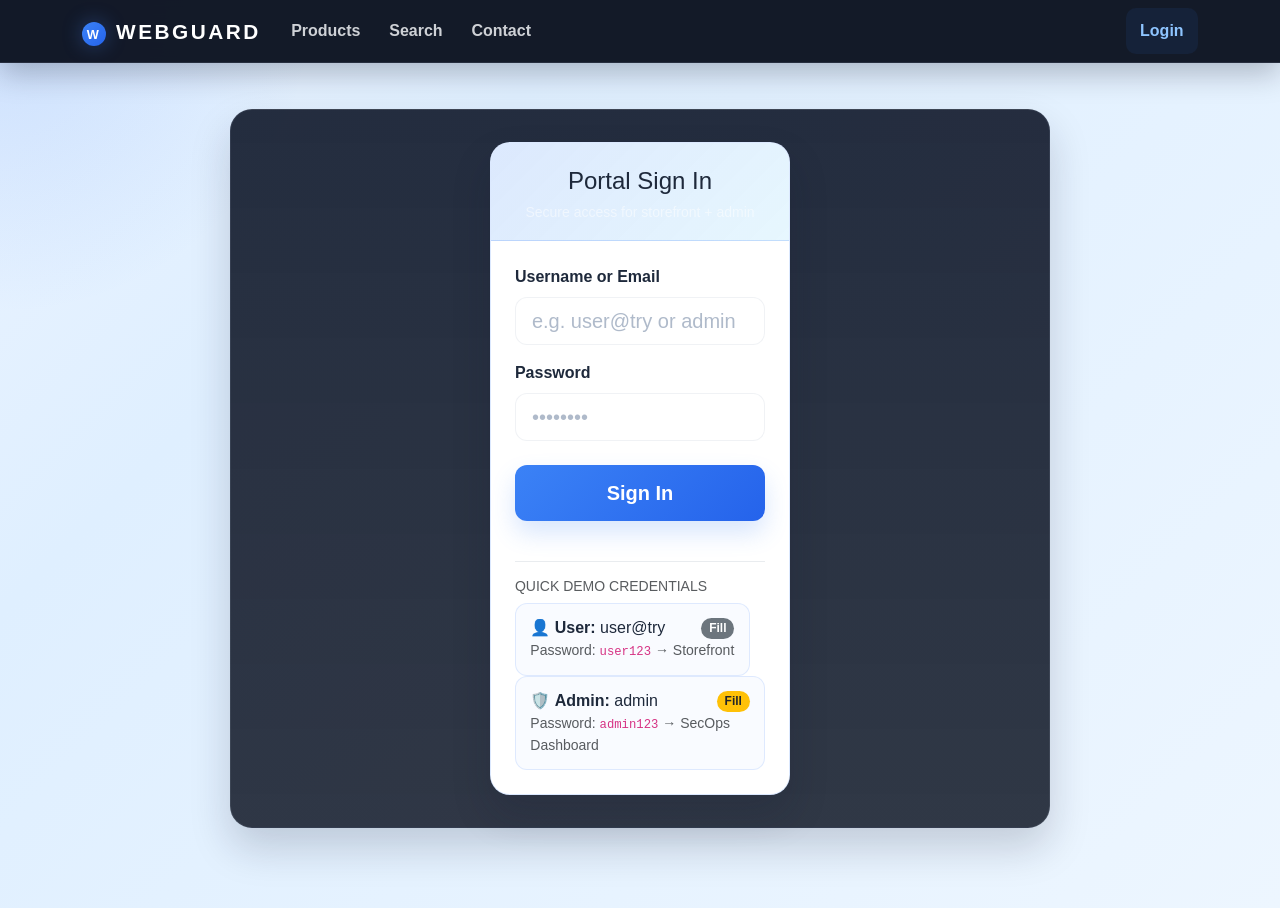
<file: frontend/index.html>
<!DOCTYPE html>
<html lang="en">
<head>
    <meta charset="UTF-8">
    <meta name="viewport" content="width=device-width, initial-scale=1.0">
    <title>WebGuard | Threat-aware Storefront</title>
    <link href="https://cdn.jsdelivr.net/npm/bootstrap@5.3.0/dist/css/bootstrap.min.css" rel="stylesheet">
    <link rel="stylesheet" href="css/style.css">
</head>
<body>
    <nav class="navbar navbar-expand-lg navbar-dark">
        <div class="container">
            <a class="navbar-brand" href="index.html"><span class="brand-mark">W</span>WebGuard</a>
            <button class="navbar-toggler" type="button" data-bs-toggle="collapse" data-bs-target="#navbarNav">
                <span class="navbar-toggler-icon"></span>
            </button>
            <div class="collapse navbar-collapse" id="navbarNav">
                <ul class="navbar-nav me-auto">
                    <li class="nav-item"><a class="nav-link" href="products.html">Products</a></li>
                    <li class="nav-item"><a class="nav-link" href="search.html">Search</a></li>
                    <li class="nav-item"><a class="nav-link" href="contact.html">Contact</a></li>
                </ul>
                <ul class="navbar-nav" id="navAuth">
                    <li class="nav-item"><a class="nav-link" href="login.html">Login</a></li>
                </ul>
            </div>
        </div>
    </nav>

    <div class="container page-shell">
        <div class="hero-panel">
            <div class="row align-items-center g-4">
                <div class="col-lg-7">
                    <div class="eyebrow">Threat-Aware Commerce</div>
                    <h1 class="hero-title">Smart traffic protection for every click.</h1>
                    <p class="lead-text">Monitor suspicious behavior, detect anomalies, and keep your online storefront resilient with live security insights and AI-assisted traffic analysis.</p>
                    <div class="hero-actions">
                        <a href="products.html" class="btn btn-primary btn-lg">Browse Products</a>
                        <a href="login.html" class="btn btn-outline-light btn-lg">Access Portal</a>
                    </div>
                    <div class="stats-grid">
                        <div class="stat-card">
                            <div class="stat-label">Live Requests</div>
                            <div class="stat-value">1,248</div>
                        </div>
                        <div class="stat-card">
                            <div class="stat-label">Threat Score</div>
                            <div class="stat-value">18</div>
                        </div>
                    </div>
                </div>
                <div class="col-lg-5">
                    <div class="signal-panel">
                        <div class="d-flex justify-content-between align-items-center mb-3">
                            <h3 class="mb-0">Traffic Pulse</h3>
                            <span class="badge bg-success-subtle text-success px-3 py-2">Normal</span>
                        </div>
                        <div class="signal-bars" aria-label="traffic signal graph">
                            <span style="height: 60%"></span>
                            <span style="height: 84%"></span>
                            <span style="height: 70%"></span>
                            <span style="height: 92%"></span>
                            <span style="height: 80%"></span>
                            <span style="height: 66%"></span>
                            <span style="height: 94%"></span>
                            <span style="height: 54%"></span>
                            <span style="height: 76%"></span>
                            <span style="height: 88%"></span>
                            <span style="height: 70%"></span>
                            <span style="height: 60%"></span>
                        </div>
                    </div>
                </div>
            </div>
        </div>
    </div>

    <script src="https://cdn.jsdelivr.net/npm/bootstrap@5.3.0/dist/js/bootstrap.bundle.min.js"></script>
    <script src="js/app.js"></script>
</body>
</html>
</file>
<file: frontend/css/style.css>
/* Shared design system for the WebGuard storefront and admin dashboard */
:root {
    --bg-900: #0b1120;
    --bg-800: #111c2b;
    --bg-700: #1e293b;
    --canvas-light: #f8fafc;
    --card-light: #ffffff;
    --text-900: #0f172a;
    --text-700: #1e293b;
    --text-500: #475569;
    --text-300: #94a3b8;
    --brand-orange: #f97316;
    --brand-orange-deep: #ea580c;
    --brand-cyan: #40d9ff;
    --brand-blue: #3b82f6;
    --health-green: #10b981;
    --critical-red: #ef4444;
    --warning-amber: #f59e0b;
    --info-blue: #3b82f6;
    --info-sky: #38bdf8;
    --shadow-soft: 0 20px 40px rgba(15, 23, 42, 0.18);
    --border-soft: rgba(148, 163, 184, 0.18);
    --login-bg: #eaf3ff;
    --panel-bg: rgba(14, 24, 38, 0.94);
    --panel-soft: rgba(17, 35, 52, 0.96);
    --panel-elevated: rgba(9, 24, 35, 0.98);
    --muted-text: #9db2c8;
}

* {
    box-sizing: border-box;
}

html {
    scroll-behavior: smooth;
}

body {
    margin: 0;
    font-family: "Segoe UI", Tahoma, Geneva, Verdana, sans-serif;
    background:
        radial-gradient(circle at top left, rgba(249, 115, 22, 0.12), transparent 18%),
        radial-gradient(circle at bottom right, rgba(64, 217, 255, 0.08), transparent 22%),
        linear-gradient(135deg, var(--bg-900) 0%, #101a2b 40%, #16263a 100%);
    color: #f8fafc;
    min-height: 100vh;
}

img {
    max-width: 100%;
    display: block;
}

img,
svg {
    vertical-align: middle;
}

a {
    text-decoration: none;
}

button,
input,
textarea,
select {
    font: inherit;
}

.navbar {
    background: rgba(11, 17, 32, 0.92);
    border-bottom: 1px solid rgba(148, 163, 184, 0.15);
    box-shadow: 0 10px 30px rgba(2, 6, 23, 0.25);
    position: sticky;
    top: 0;
    z-index: 1000;
    backdrop-filter: blur(12px);
}

.navbar-brand {
    color: #fff !important;
    font-weight: 800;
    letter-spacing: 0.12em;
    text-transform: uppercase;
    font-size: 1.3rem;
}

.brand-mark {
    display: inline-flex;
    align-items: center;
    justify-content: center;
    width: 24px;
    height: 24px;
    border-radius: 50%;
    background: linear-gradient(135deg, var(--brand-orange), var(--brand-orange-deep));
    color: #fff;
    font-weight: 800;
    font-size: 0.8rem;
    margin-right: 10px;
    box-shadow: 0 0 20px rgba(249, 115, 22, 0.45);
}

.nav-link {
    color: rgba(248, 250, 252, 0.8) !important;
    font-weight: 600;
    border-radius: 10px;
    padding: 0.7rem 0.9rem !important;
    transition: all 0.2s ease;
}

.nav-link:hover,
.nav-link.active {
    color: var(--brand-orange) !important;
    background: rgba(249, 115, 22, 0.08);
}

.dropdown-menu {
    background: rgba(15, 23, 42, 0.98);
    border: 1px solid rgba(148, 163, 184, 0.16);
    box-shadow: var(--shadow-soft);
}

.dropdown-item {
    color: #f8fafc;
}

.dropdown-item:hover {
    background: rgba(59, 130, 246, 0.08);
    color: #fff;
}

.page-shell {
    padding: 46px 0 80px;
}

.hero-panel,
.search-panel,
.contact-panel,
.login-shell,
.product-card,
.signal-panel,
.metric-card,
.card {
    border: 1px solid rgba(148, 163, 184, 0.14);
    border-radius: 22px;
    box-shadow: var(--shadow-soft);
}

.hero-panel {
    padding: 2.6rem;
    background: linear-gradient(130deg, rgba(15, 23, 42, 0.94), rgba(30, 41, 59, 0.9));
    position: relative;
    overflow: hidden;
}

.hero-panel::before {
    content: "";
    position: absolute;
    inset: 0;
    background: linear-gradient(120deg, rgba(249, 115, 22, 0.08), rgba(59, 130, 246, 0.06));
    pointer-events: none;
}

.hero-panel > * {
    position: relative;
    z-index: 1;
}

.eyebrow {
    display: inline-block;
    margin-bottom: 1rem;
    color: var(--brand-orange);
    font-weight: 800;
    letter-spacing: 0.18em;
    font-size: 0.72rem;
    text-transform: uppercase;
}

.hero-title {
    font-size: clamp(2.7rem, 4vw, 5rem);
    line-height: 1.06;
    font-weight: 800;
    margin-bottom: 1rem;
    letter-spacing: -0.05em;
}

.lead-text {
    color: rgba(248, 250, 252, 0.76);
    font-size: 1.08rem;
    max-width: 700px;
    line-height: 1.8;
}

.hero-actions {
    display: flex;
    flex-wrap: wrap;
    gap: 14px;
    margin-top: 2rem;
}

.btn {
    border-radius: 12px;
    font-weight: 700;
    padding: 0.8rem 1.25rem;
    transition: transform 0.2s ease, box-shadow 0.2s ease;
}

.btn:hover {
    transform: translateY(-2px);
}

.btn-primary {
    background: linear-gradient(135deg, var(--brand-orange), var(--brand-orange-deep));
    border: none;
    box-shadow: 0 10px 20px rgba(249, 115, 22, 0.25);
    color: white;
}

.btn-outline-light {
    border-color: rgba(248, 250, 252, 0.28);
    color: #fff;
    background: rgba(255, 255, 255, 0.02);
}

.stats-grid {
    display: grid;
    grid-template-columns: repeat(2, minmax(0, 1fr));
    gap: 1rem;
    margin-top: 2rem;
}

.stat-card {
    padding: 1rem 1.25rem;
    border-radius: 16px;
    background: rgba(255, 255, 255, 0.02);
    border: 1px solid rgba(148, 163, 184, 0.08);
}

.stat-label {
    color: rgba(248, 250, 252, 0.7);
    font-size: 0.72rem;
    letter-spacing: 0.12em;
    text-transform: uppercase;
}

.stat-value {
    margin-top: 0.6rem;
    font-size: 2.1rem;
    font-weight: 800;
}

.signal-panel {
    background: linear-gradient(180deg, rgba(17, 24, 39, 0.9), rgba(15, 23, 42, 0.9));
    padding: 1.5rem;
    height: 100%;
}

.signal-bars {
    display: flex;
    align-items: end;
    gap: 0.6rem;
    height: 160px;
    margin-top: 1.2rem;
}

.signal-bars span {
    flex: 1 1 auto;
    display: block;
    border-radius: 12px 12px 0 0;
    background: linear-gradient(180deg, var(--brand-orange), rgba(59, 130, 246, 0.75));
    min-height: 18%;
    box-shadow: 0 10px 22px rgba(59, 130, 246, 0.15);
    animation: pulseBar 4s ease-in-out infinite alternate;
}

@keyframes pulseBar {
    0% { opacity: 0.7; transform: scaleY(0.85); }
    100% { opacity: 1; transform: scaleY(1); }
}

.section-heading {
    display: flex;
    align-items: center;
    justify-content: space-between;
    gap: 1rem;
    margin-bottom: 1.5rem;
}

.section-heading h2 {
    margin: 0;
    font-size: clamp(1.8rem, 2vw, 2.8rem);
    font-weight: 800;
}

.filter-pills {
    display: flex;
    flex-wrap: wrap;
    gap: 0.75rem;
    margin-bottom: 2rem;
}

.filter-pills .btn {
    background: rgba(255,255,255,0.04);
    color: rgba(248, 250, 252, 0.75);
    border: 1px solid rgba(148, 163, 184, 0.16);
    border-radius: 999px;
}

.filter-pills .btn.active,
.filter-pills .btn:hover {
    background: rgba(59, 130, 246, 0.09);
    border-color: rgba(59, 130, 246, 0.25);
    color: #dfeeff;
}

.product-card {
    padding: 1.2rem;
    background: linear-gradient(180deg, rgba(30, 41, 59, 0.82), rgba(15, 23, 42, 0.86));
    height: 100%;
    transition: transform 0.2s ease, box-shadow 0.2s ease;
}

.product-card:hover {
    transform: translateY(-4px);
    box-shadow: 0 22px 42px rgba(15, 23, 42, 0.24);
}

.product-card .tag {
    display: inline-block;
    padding: 0.38rem 0.72rem;
    border-radius: 999px;
    font-size: 0.7rem;
    font-weight: 700;
    text-transform: uppercase;
    letter-spacing: 0.08em;
    background: rgba(249, 115, 22, 0.12);
    color: #f7c59b;
    margin-bottom: 0.8rem;
}

.product-card h5 {
    font-size: 1.4rem;
    font-weight: 700;
    margin: 0 0 0.5rem;
}

.product-card .price {
    color: var(--info-sky);
    font-size: 1.5rem;
    font-weight: 800;
    margin-bottom: 0.8rem;
}

.product-card .meta {
    color: rgba(248, 250, 252, 0.72);
    line-height: 1.7;
    margin-bottom: 1rem;
}

.search-panel,
.contact-panel,
.login-shell {
    background: linear-gradient(180deg, rgba(15, 23, 42, 0.9), rgba(17, 24, 39, 0.86));
    border: 1px solid rgba(148, 163, 184, 0.14);
    border-radius: 22px;
    box-shadow: var(--shadow-soft);
    padding: 1.6rem;
    max-width: 980px;
    margin: 0 auto;
}

.search-input-group {
    display: flex;
    gap: 0.8rem;
    flex-wrap: wrap;
}

.search-input-group input,
.form-control,
.form-select {
    background: rgba(255,255,255,0.03);
    border: 1px solid rgba(148, 163, 184, 0.14);
    border-radius: 12px;
    color: #e2e8f0;
}

.search-input-group input::placeholder,
.form-control::placeholder {
    color: rgba(148, 163, 184, 0.75);
}

.search-result {
    background: rgba(59, 130, 246, 0.06);
    border: 1px solid rgba(59, 130, 246, 0.18);
    color: rgba(248, 250, 252, 0.9);
    border-radius: 16px;
    padding: 1.2rem 1.4rem;
}

.login-shell {
    max-width: 820px;
    padding: 2rem;
}

.login-card {
    background: var(--login-bg);
    border: 1px solid rgba(59, 130, 246, 0.2);
    border-radius: 20px;
    overflow: hidden;
    box-shadow: 0 20px 38px rgba(15, 23, 42, 0.18);
}

.login-card .card-header {
    background: linear-gradient(135deg, rgba(59, 130, 246, 0.22), rgba(56, 189, 248, 0.14));
    border-bottom: 1px solid rgba(59, 130, 246, 0.2);
    color: var(--text-700);
    padding: 1.5rem 1.5rem 1rem;
}

.login-card .card-body {
    background: rgba(255,255,255,0.72);
    color: var(--text-700);
    padding: 1.5rem;
}

.login-card .form-label {
    color: var(--text-700);
    font-weight: 600;
}

.demo-chip {
    background: rgba(59, 130, 246, 0.04);
    border: 1px solid rgba(59, 130, 246, 0.14);
    border-radius: 12px;
    color: var(--text-700);
    padding: 0.8rem 0.9rem;
    text-align: left;
    cursor: pointer;
    transition: all 0.2s ease;
}

.demo-chip:hover {
    transform: translateY(-1px);
    box-shadow: 0 8px 18px rgba(59, 130, 246, 0.08);
    border-color: rgba(59, 130, 246, 0.22);
}

.alert {
    border-radius: 12px;
}

.badge {
    border-radius: 999px;
}

.metric-card {
    background: linear-gradient(180deg, rgba(15, 23, 42, 0.92), rgba(30, 41, 59, 0.88));
    color: #f8fafc;
    text-align: center;
    padding: 1.1rem;
}

.metric-card .label {
    color: rgba(248, 250, 252, 0.68);
    letter-spacing: 0.08em;
    text-transform: uppercase;
    font-size: 0.7rem;
}

.metric-card .metric-value {
    font-size: 2rem;
    font-weight: 800;
    margin-top: 0.6rem;
}

.metric-card .metric-value.small {
    font-size: 1.25rem;
}

.risk-LOW { background-color: rgba(16, 185, 129, 0.12); color: #9be8d0; }
.risk-MEDIUM { background-color: rgba(245, 158, 11, 0.12); color: #f4d59d; }
.risk-HIGH { background-color: rgba(239, 68, 68, 0.12); color: #ffbec1; }
.risk-CRITICAL { background-color: rgba(239, 68, 68, 0.22); color: #fff; }

.card {
    background: linear-gradient(180deg, rgba(15, 23, 42, 0.92), rgba(30, 41, 59, 0.88));
    color: #f8fafc;
}

.card-header {
    border-bottom: 1px solid rgba(148, 163, 184, 0.12);
    background: rgba(59, 130, 246, 0.08);
    color: #f8fafc;
}

.list-group-item {
    background: transparent;
    border-color: rgba(148, 163, 184, 0.1);
    color: rgba(248, 250, 252, 0.8);
}

#alert-feed, #request-feed {
    max-height: 430px;
    overflow-y: auto;
}

.app-body {
    background:
        radial-gradient(circle at top left, rgba(64, 217, 255, 0.08), transparent 18%),
        linear-gradient(120deg, #040b17 0%, #071d2d 38%, #091924 100%);
    color: #ebf5ff;
}

.admin-shell {
    padding: 1.25rem 1rem 2rem;
}

.panel-card {
    background: linear-gradient(180deg, rgba(17, 35, 52, 0.98), rgba(9, 23, 34, 0.96));
    border: 1px solid rgba(122, 188, 255, 0.12);
    border-radius: 20px;
    padding: 1.1rem 1rem 1rem;
    box-shadow: 0 18px 38px rgba(2, 7, 16, 0.35);
}

.panel-header {
    display: flex;
    flex-direction: column;
    gap: 0.2rem;
    margin-bottom: 1rem;
}

.section-kicker {
    font-size: 0.68rem;
    letter-spacing: 0.16em;
    text-transform: uppercase;
    color: var(--brand-cyan);
    font-weight: 700;
}

.panel-header h5 {
    margin: 0;
    font-weight: 700;
    color: #eaf7ff;
}

.threat-panel {
    display: flex;
    flex-direction: column;
    gap: 0.65rem;
    margin-bottom: 1rem;
    padding: 1rem 0.75rem;
    border-radius: 16px;
    background: rgba(136, 176, 219, 0.04);
    border: 1px solid rgba(136, 176, 219, 0.08);
}

.muted-label {
    color: var(--muted-text);
    font-size: 0.72rem;
    letter-spacing: 0.08em;
    text-transform: uppercase;
}

.split-row {
    display: flex;
    justify-content: space-between;
    align-items: center;
    gap: 1rem;
}

.risk-pill {
    display: inline-flex;
    align-items: center;
    justify-content: center;
    min-height: 48px;
    border-radius: 12px;
    font-size: 1rem;
    font-weight: 800;
    letter-spacing: 0.08em;
    text-transform: uppercase;
    padding: 0.55rem 0.75rem;
}

.kpi-grid {
    display: grid;
    grid-template-columns: repeat(2, minmax(0, 1fr));
    gap: 0.8rem;
    margin-top: 0.8rem;
}

.kpi-card {
    background: rgba(64, 217, 255, 0.04);
    border: 1px solid rgba(122, 188, 255, 0.08);
    border-radius: 15px;
    padding: 0.85rem 0.7rem;
    text-align: center;
}

.kpi-card strong {
    display: block;
    margin-top: 0.5rem;
    font-size: 1.35rem;
    color: white;
}

.generator-panel {
    margin-top: 1rem;
}

.status-box {
    display: flex;
    justify-content: space-between;
    align-items: center;
    gap: 0.5rem;
    padding: 0.75rem 0.8rem;
    border-radius: 12px;
    font-size: 0.85rem;
    margin-bottom: 1rem;
    border: 1px solid rgba(122, 188, 255, 0.12);
}

.status-box strong {
    letter-spacing: 0.04em;
}

.status-idle { background: rgba(255, 255, 255, 0.03); color: #dfe9f5; }
.status-running { background: rgba(16, 185, 129, 0.12); color: #b8f5d9; }
.status-warning { background: rgba(245, 158, 11, 0.12); color: #ffd586; }
.status-danger { background: rgba(239, 68, 68, 0.12); color: #ffd9dd; }

.generator-actions {
    display: grid;
    gap: 0.6rem;
}

.generator-btn {
    display: flex;
    justify-content: space-between;
    align-items: center;
    gap: 0.5rem;
    width: 100%;
    border-radius: 12px;
    border: 1px solid rgba(122, 188, 255, 0.12);
    background: rgba(255,255,255,0.02);
    color: #ebf5ff;
    padding: 0.7rem 0.8rem;
    text-align: left;
}

.generator-btn.success { background: rgba(16, 185, 129, 0.08); }
.generator-btn.danger { background: rgba(239, 68, 68, 0.08); }
.generator-btn.warning { background: rgba(245, 158, 11, 0.08); }
.generator-btn.primary { background: rgba(59, 130, 246, 0.08); }
.generator-btn.neutral { background: rgba(255,255,255,0.02); }

.generator-btn:hover {
    background: rgba(64, 217, 255, 0.06);
}

.generator-badge {
    display: inline-flex;
    align-items: center;
    justify-content: center;
    border-radius: 999px;
    background: rgba(255,255,255,0.08);
    color: #eef7ff;
    padding: 0.22rem 0.45rem;
    font-size: 0.7rem;
    min-width: 66px;
}

.chart-panel {
    margin-bottom: 1rem;
}

.chart-surface {
    background: rgba(10, 20, 31, 0.55);
    border: 1px solid rgba(122, 188, 255, 0.08);
    border-radius: 15px;
    padding: 0.75rem;
}

.status-chip {
    display: inline-flex;
    align-items: center;
    justify-content: center;
    border-radius: 999px;
    padding: 0.32rem 0.6rem;
    font-size: 0.68rem;
    font-weight: 700;
}

.status-chip-danger { background: rgba(239, 68, 68, 0.18); color: #ffd6dd; }
.status-chip-muted { background: rgba(157, 178, 200, 0.12); color: #dfe8f3; }
.status-chip-info { background: rgba(59, 130, 246, 0.18); color: #d9ebff; }

.feed-list {
    list-style: none;
    padding: 0;
    margin: 0;
    display: flex;
    flex-direction: column;
    gap: 0.5rem;
    max-height: 430px;
    overflow-y: auto;
}

.feed-list li {
    background: rgba(255, 255, 255, 0.02);
    border: 1px solid rgba(122, 188, 255, 0.08);
    border-radius: 12px;
    padding: 0.8rem 0.8rem;
    color: #e4edf8;
}

.feed-list li.feed-empty {
    color: var(--muted-text);
    background: transparent;
    border-style: dashed;
}

.feed-list .danger-row {
    border-color: rgba(239, 68, 68, 0.18);
    background: rgba(239, 68, 68, 0.06);
}

.feed-list .warning-row {
    border-color: rgba(245, 158, 11, 0.18);
    background: rgba(245, 158, 11, 0.05);
}

.feed-list .info-row {
    border-color: rgba(59, 130, 246, 0.18);
    background: rgba(59, 130, 246, 0.05);
}

.feed-list li .row-top {
    display: flex;
    justify-content: space-between;
    align-items: center;
    gap: 0.75rem;
    margin-bottom: 0.35rem;
}

.feed-list li .row-top strong {
    font-size: 0.9rem;
}

.feed-list li small,
.feed-list li code {
    color: #dfeaf6;
}

.model-card {
    margin-bottom: 1rem;
}

.model-grid {
    display: grid;
    grid-template-columns: repeat(2, minmax(0, 1fr));
    gap: 0.6rem;
    margin-bottom: 0.8rem;
}

.model-stat {
    background: rgba(255,255,255,0.025);
    border: 1px solid rgba(122, 188, 255, 0.08);
    border-radius: 12px;
    padding: 0.7rem 0.6rem;
    display: flex;
    flex-direction: column;
    gap: 0.3rem;
}

.model-stat span {
    color: var(--muted-text);
    font-size: 0.66rem;
    text-transform: uppercase;
    letter-spacing: 0.08em;
}

.model-stat strong {
    color: #edf6ff;
    font-size: 0.96rem;
}

.model-stat.success {
    border-color: rgba(16, 185, 129, 0.18);
    background: rgba(16, 185, 129, 0.05);
}

.model-stat.neutral {
    border-color: rgba(122, 188, 255, 0.1);
}

.model-note {
    color: var(--muted-text);
    line-height: 1.6;
    font-size: 0.82rem;
    padding-top: 0.35rem;
    border-top: 1px solid rgba(122, 188, 255, 0.08);
}

@media (max-width: 991.98px) {
    .hero-panel {
        padding: 2rem 1.5rem;
    }

    .stats-grid {
        grid-template-columns: 1fr;
    }
}

@media (max-width: 767.98px) {
    .hero-actions {
        flex-direction: column;
        align-items: stretch;
    }

    .section-heading {
        flex-direction: column;
        align-items: flex-start;
    }

    .search-input-group {
        flex-direction: column;
    }
}

body.login-page {
    background:
        radial-gradient(circle at top left, rgba(59, 130, 246, 0.18), transparent 20%),
        linear-gradient(135deg, #eaf3ff 0%, #dfefff 28%, #edf6ff 100%);
    color: var(--text-700);
}

.login-page .navbar {
    background: rgba(11, 17, 32, 0.96);
}

.login-page .nav-link {
    color: rgba(248, 250, 252, 0.82) !important;
}

.login-page .nav-link:hover,
.login-page .nav-link.active {
    color: #8ec5ff !important;
    background: rgba(59, 130, 246, 0.08);
}

.login-page .brand-mark {
    background: linear-gradient(135deg, #3b82f6, #2563eb);
    box-shadow: 0 0 20px rgba(59, 130, 246, 0.35);
}

.login-page .btn-primary {
    background: linear-gradient(135deg, #3b82f6, #2563eb);
    box-shadow: 0 12px 24px rgba(59, 130, 246, 0.2);
}

.login-page .login-card {
    background: #fff;
    border-color: rgba(59, 130, 246, 0.18);
}

.login-page .login-card .card-header {
    background: linear-gradient(135deg, rgba(59, 130, 246, 0.18), rgba(56, 189, 248, 0.12));
    color: var(--text-700);
}

.login-page .login-card .card-body {
    background: rgba(255, 255, 255, 0.88);
}

.login-page .demo-chip {
    background: rgba(59, 130, 246, 0.03);
    border-color: rgba(59, 130, 246, 0.14);
}

.login-page .demo-chip:hover {
    border-color: rgba(59, 130, 246, 0.26);
}
</file>
